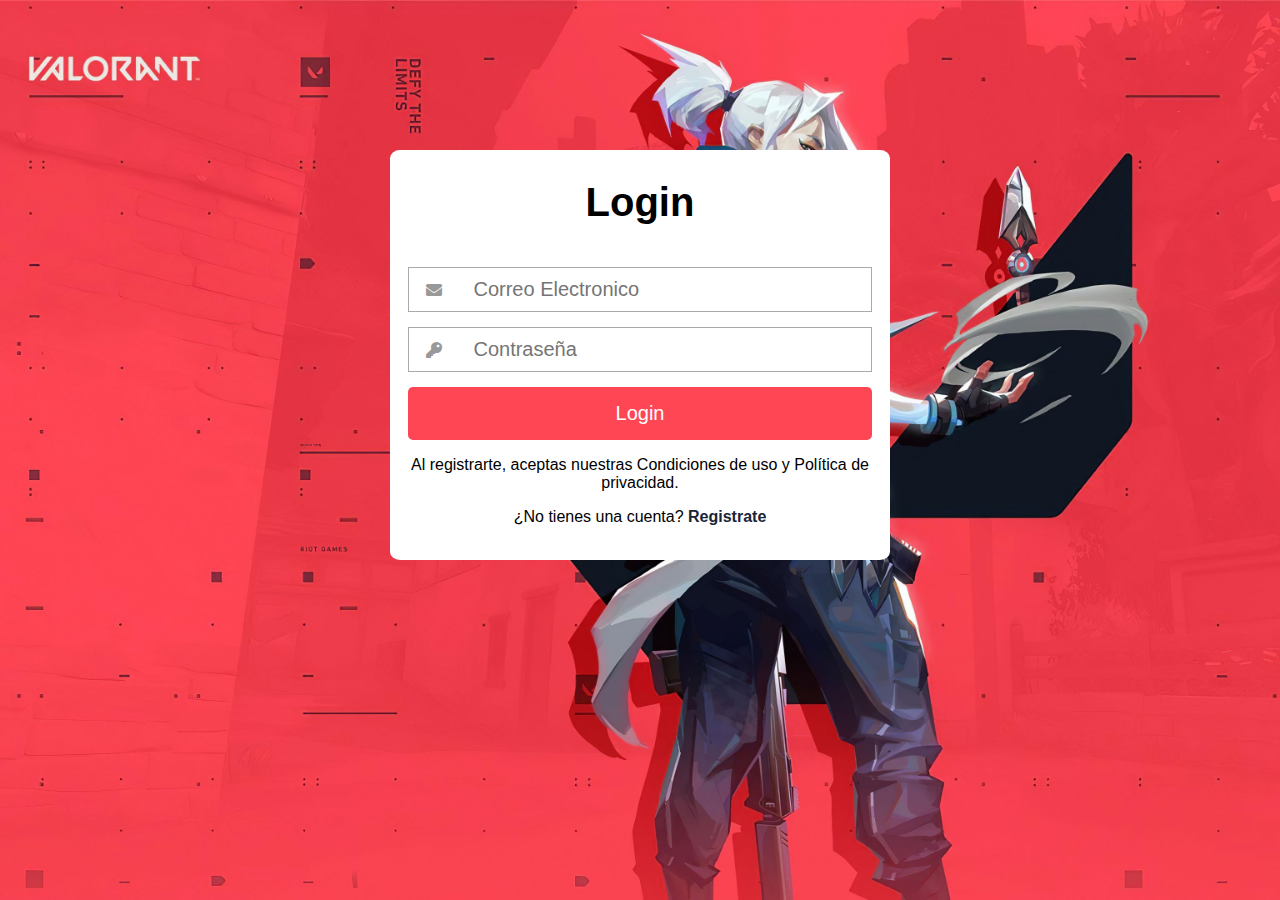
<file: loginvista.html>
<!DOCTYPE html>
<html lang="es">
<head>
	<meta charset="UTF-8">
	<title></title> 
	<meta name="viewport" content="width=device-width, user-scalable=yes, initial-scale=1.0, maximum-scale=3.0, minimum-scale=1.0">
 <link rel="stylesheet" href="https://use.fontawesome.com/releases/v5.6.3/css/all.css" >
	<link rel="stylesheet" href="./css/estilos.css">
<link rel="shortcut icon " type="image/x-icon" href="valorant.png">
	

</head>  
<body>
    <form class="formulario">
    
    <h1>Login</h1>
     <div class="contenedor">
     
     
         
         <div class="input-contenedor">
         <i class="fas fa-envelope icon"></i>
         <input type="text" placeholder="Correo Electronico">
         
         </div>
         
         <div class="input-contenedor">
        <i class="fas fa-key icon"></i>
         <input type="password" placeholder="Contraseña">
         
         </div>
         <input type="submit" value="Login"  class="button">
         <p>Al registrarte, aceptas nuestras Condiciones de uso y Política de privacidad.</p>
         <p>¿No tienes una cuenta? <a class="link" href="registravista.html">Registrate </a></p>

         
        </div>
    </form>
    
</body>
</html>
</file>
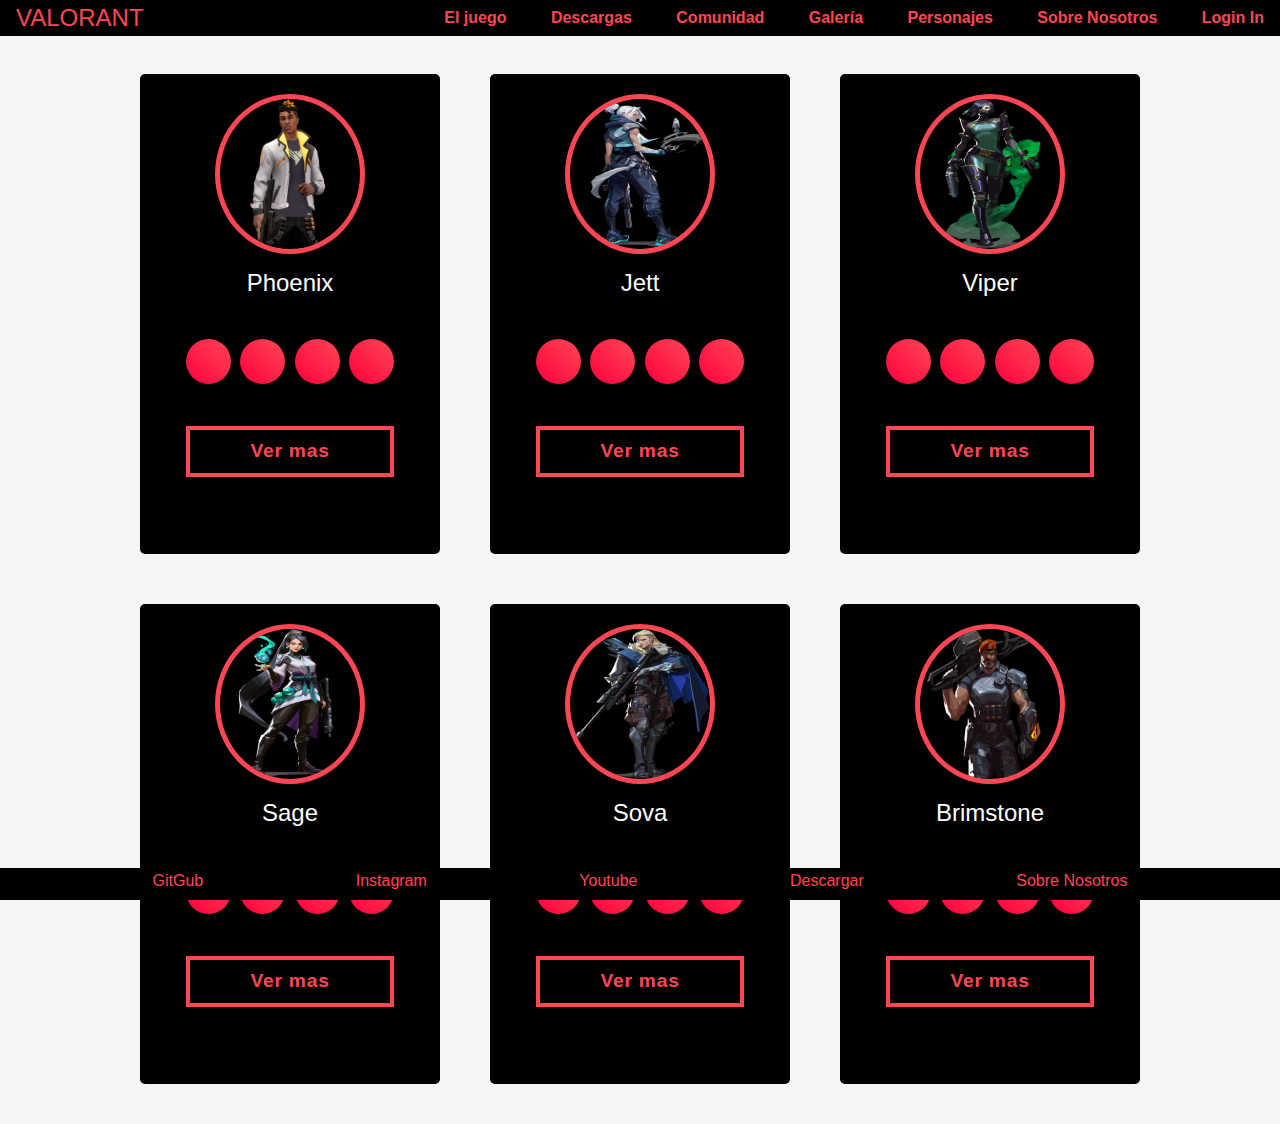
<file: personajes.html>
<!DOCTYPE html>
<html lang="es">
    <head>
        <meta charset="utf-8" />
        <title>Valorant</title>
      
        <link rel="shortcut icon " type="image/x-icon" href="valorant.png">

     <link rel="stylesheet" href="./css/personajes.css" />
    <link rel="stylesheet" href="./css/reset.css" />
    <link rel="stylesheet" href="./css/variables.css" />
    <link rel="stylesheet" href="./css/styles.css" />
    <link rel="stylesheet" href="./css/navbar.css" />
    <link rel="stylesheet" href="./css/header.css" />
    <link rel="stylesheet" href="./css/descargas.css" />
    <link rel="stylesheet" href="./css/forms.css" />
    <link rel="stylesheet" href="./css/gallery.css" />
    <link rel="stylesheet" href="./css/footer.css" />
    <link rel="stylesheet" href="./css/dark-coders.css" />


    </head>
    <body>
      <nav class="navbar">
      <div class="logo" onclick="location.href='index.html';" style="font-size: 36PX,"><span>VALORANT</span></div>

      <input type="checkbox" id="burger-checkbox" />
      <label for="burger-checkbox" class="burger-label"></label>

      <ul class="navbar-list">
        <li class="navbar-item"><a href="#el-juego">El juego</a></li>
        <li class="navbar-item"><a href="#descargas">Descargas</a></li>
        <li class="navbar-item"><a href="#comunidad">Comunidad</a></li>
        <li class="navbar-item"><a href="#galeria">Galería</a></li>
        <li class="navbar-item"><a href="personajes.html">Personajes</a></li>
        <li class="navbar-item"><a href="Sobre-Nosotros.html">Sobre Nosotros</a></li>
        <li class="navbar-item"><a href="loginvista.html">Login In</a></li>
      </ul>
    </nav>
    

<br><br><br>
    <div class="container">
      <div class="card">
        <img src="./img/characters/Phoenix.png" alt="Person" class="card__image">
        <p class="card__name">Phoenix</p>
        <div class="grid-container">
    
    
        </div>
        <ul class="social-icons">
          <li><a href="coming-soon.html"><i class="fa fa-instagram"></i></a></li>
          <li><a href="coming-soon.html"><i class="fa fa-twitter"></i></a></li>
          <li><a href="coming-soon.html"><i class="fa fa-linkedin"></i></a></li>
          <li><a href="coming-soon.html"><i class="fa fa-codepen"></i></a></li>
        </ul>
        <button class="btn draw-border" onclick="location.href='404.html';">Ver mas</button>
      </div>

      <div class="card">
        <img src="./img/characters/jett.png" alt="Person" class="card__image">
        <p class="card__name" >Jett </p>
        <div class="grid-container">
    
    
    
        </div>
        <ul class="social-icons">
          <li><a href="coming-soon.html"><i class="fa fa-instagram"></i></a></li>
          <li><a href="coming-soon.html"><i class="fa fa-twitter"></i></a></li>
          <li><a href="coming-soon.html"><i class="fa fa-linkedin"></i></a></li>
          <li><a href="coming-soon.html"><i class="fa fa-codepen"></i></a></li>
        </ul>
        <button class="btn draw-border" onclick="location.href='404.html';">Ver mas</button>
      </div>
      <div class="card">

        <img src="./img/characters/Viper.png" alt="Person" class="card__image">
        <p class="card__name">Viper</p>
        <div class="grid-container">
    
    
        </div>
        <ul class="social-icons">
          <li><a href="coming-soon.html"><i class="fa fa-instagram"></i></a></li>
          <li><a href="coming-soon.html"><i class="fa fa-twitter"></i></a></li>
          <li><a href="coming-soon.html"><i class="fa fa-linkedin"></i></a></li>
          <li><a href="coming-soon.html"><i class="fa fa-codepen"></i></a></li>
        </ul>
        <button class="btn draw-border" onclick="location.href='404.html';">Ver mas</button>
      </div>
      

      <div class="card">
        <img src="./img/characters/Sage.png" alt="Person" class="card__image">
        <p class="card__name">Sage </p>
        <div class="grid-container">
    
    
        </div>
        <ul class="social-icons">
          <li><a href="coming-soon.html"><i class="fa fa-instagram"></i></a></li>
          <li><a href="coming-soon.html"><i class="fa fa-twitter"></i></a></li>
          <li><a href="coming-soon.html"><i class="fa fa-linkedin"></i></a></li>
          <li><a href="coming-soon.html"><i class="fa fa-codepen"></i></a></li>
        </ul>
        <button class="btn draw-border"  onclick="location.href='404.html';">Ver mas</button>
      </div>

      <div class="card">
        <img src="./img/characters/Sova.png" alt="Person" class="card__image">
        <p class="card__name">Sova  </p>
        <div class="grid-container" >
    
    
    
        </div>
        <ul class="social-icons">
          <li><a href="coming-soon.html"><i class="fa fa-instagram"></i></a></li>
          <li><a href="coming-soon.html"><i class="fa fa-twitter"></i></a></li>
          <li><a href="coming-soon.html"><i class="fa fa-linkedin"></i></a></li>
          <li><a href="coming-soon.html"><i class="fa fa-codepen"></i></a></li>
        </ul>
        <button class="btn draw-border" onclick="location.href='404.html';">Ver mas</button>
      </div>
      <div class="card">

        <img src="./img/characters/Brimstone.png" alt="Person" class="card__image">
        <p class="card__name">Brimstone </p>
        <div class="grid-container">
    
    
        </div>
        <ul class="social-icons">
          <li><a href="coming-soon.html"><i class="fa fa-instagram"></i></a></li>
          <li><a href="coming-soon.html"><i class="fa fa-twitter"></i></a></li>
          <li><a href="coming-soon.html"><i class="fa fa-linkedin"></i></a></li>
          <li><a href="coming-soon.html"><i class="fa fa-codepen"></i></a></li>
        </ul>
        <button class="btn draw-border" onclick="location.href='404.html';">Ver mas</button>
      </div>
    </div>
<br><br><br><br><br>
    
      <footer class="footer">
        <aside class="enlaces">
          <p>Enlaces de interés:</p>
        </aside>
        <aside class="social">
          <ul class="redes-sociales">
            <li><a  onclick="location.href='https://github.com/Xavier2414/ProyectoFinal';">GitGub</a></li>
            <li><a  onclick="location.href='https://www.instagram.com/';">Instagram</a></li>
            <li><a onclick="location.href='https://www.youtube.com/';">Youtube</a></li>
            <li><a href="coming-soon.html">Descargar</a></li>
            <li><a href="Sobre-Nosotros.html">Sobre Nosotros</a></li>
          </ul>
        </aside>
      </footer>
      
    </body>
</html>
</file>
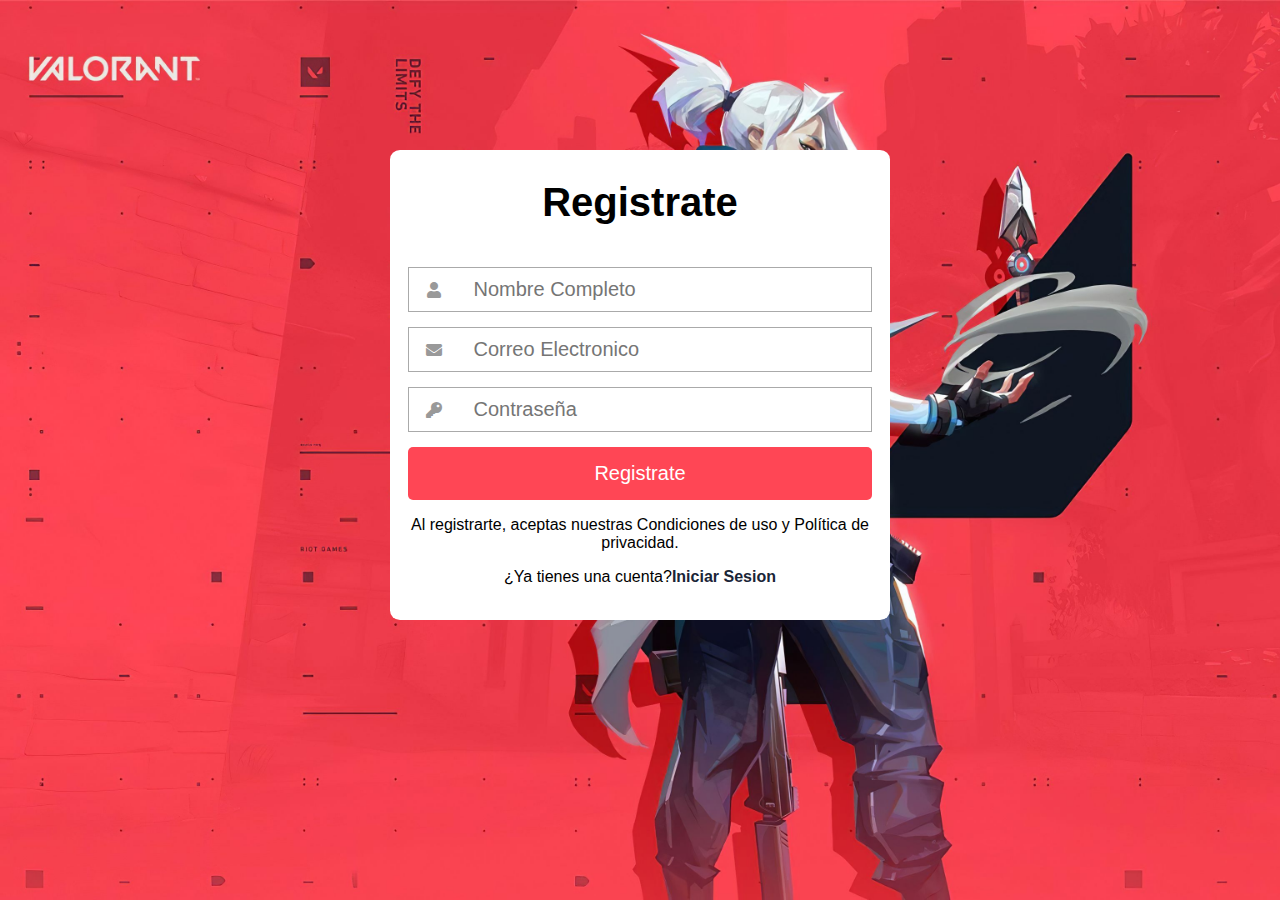
<file: registravista.html>
<!DOCTYPE html>
<html lang="es">
<head>
	<meta charset="UTF-8">
	<title></title> 
	<meta name="viewport" content="width=device-width, user-scalable=yes, initial-scale=1.0, maximum-scale=3.0, minimum-scale=1.0">
 <link rel="stylesheet" href="https://use.fontawesome.com/releases/v5.6.3/css/all.css" >
	<link rel="stylesheet" href="./css/estilos.css">

	<link rel="shortcut icon " type="image/x-icon" href="valorant.png">

</head>  
<body>
 <form class="formulario">
    
    <h1>Registrate</h1>
     <div class="contenedor">
     
     <div class="input-contenedor">
         <i class="fas fa-user icon"></i>
         <input type="text" placeholder="Nombre Completo">
         
         </div>
         
         <div class="input-contenedor">
         <i class="fas fa-envelope icon"></i>
         <input type="text" placeholder="Correo Electronico">
         
         </div>
         
         <div class="input-contenedor">
        <i class="fas fa-key icon"></i>
         <input type="password" placeholder="Contraseña">
         
         </div>
         <input type="submit" value="Registrate" class="button">
         <p>Al registrarte, aceptas nuestras Condiciones de uso y Política de privacidad.</p>
         <p>¿Ya tienes una cuenta?<a class="link" href="loginvista.html">Iniciar Sesion</a></p>

         
     </div>
    </form>
    
</body>
</html>
</file>
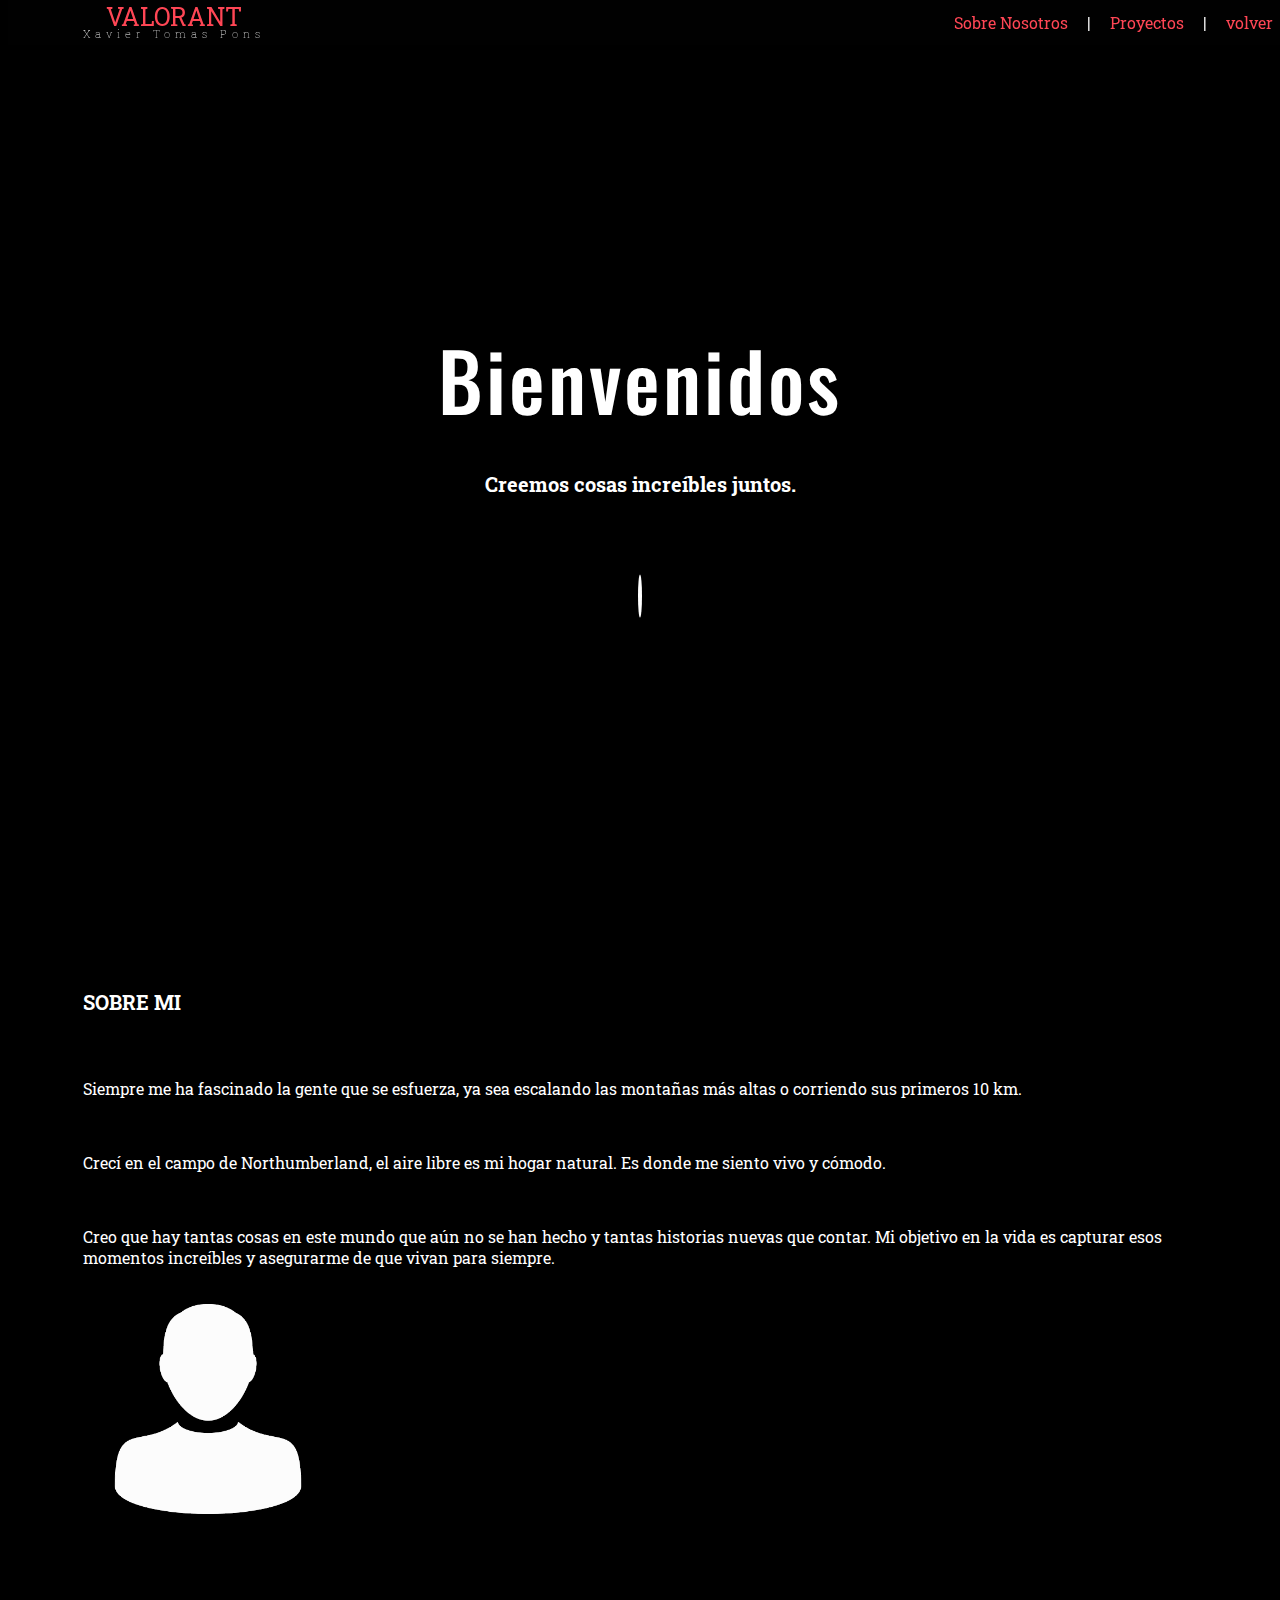
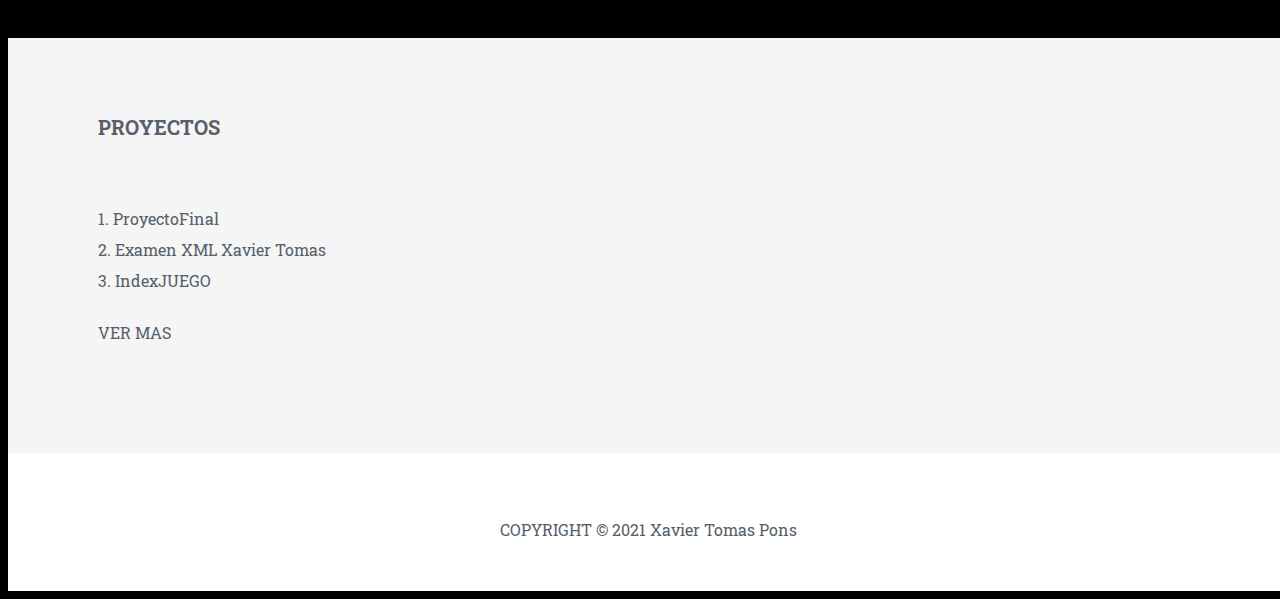
<file: Sobre-Nosotros.html>
<!DOCTYPE html>
<html lang="es">
    <head>
        <meta charset="utf-8" />
        <title>Valorant</title>
      
    <link rel="shortcut icon " type="image/x-icon" href="valorant.png">

    <link rel="stylesheet" href="./css/Sobre-Nosotros.css" />
    
    </head>
    <body>
        <body>


  <div id="wrapper1" class="container-fluid">
    <nav class="navigation">
      <div class="left">
        <div class="logo" onclick="location.href='index.html';">VALORANT</div>
        <div class="sublogo">Xavier Tomas Pons</div>
      </div>

      <div class="right">
        <ul>
          <li><a href="#aboutme">Sobre Nosotros</a></li>
          <li><a href="#portfolio">Proyectos</a></li>
          <li><a href="index.html">volver</a></li>
        </ul>
      </div>
    </nav>


    <div id="header" class="container-fluid">
      <div id="welcome">
        <h1>Bienvenidos</h1>
        <h4 style="padding-bottom: 50px">Creemos cosas increíbles juntos.</h4>
        <a href="#aboutme" class="btn btn-circle">
          <i class="fa fa-angle-double-down"></i>
        </a>
      </div>
    </div>
  </div>
 

  <div id="aboutme" class="container-fluid">
    <div class="row" style="padding-top: 50px">
      <div class="col-md-8">
        <h4>SOBRE MI</h4><br>
        <p>Siempre me ha fascinado la gente que se esfuerza, ya sea escalando las montañas más altas o corriendo sus primeros 10 km.</p><br>

        <p>Crecí en el campo de Northumberland, el aire libre es mi hogar natural. Es donde me siento vivo y cómodo.</p><br>

        <p>Creo que hay tantas cosas en este mundo que aún no se han hecho y tantas historias nuevas que contar. Mi objetivo en la vida es capturar esos momentos increíbles y asegurarme de que vivan para siempre. </p>
      </div>
      <div class="col-md-4 text-center">
        <img src="./img/user.png" class="img-round"></img>
      </div>
    </div>
  </div>



  <div id="portfolio" class="container-fluid">
    <h4>PROYECTOS</h4><br><br>
    <div class="row">
      <div class="col-md-6" style="margin-bottom: 10px">
       <a  onclick="location.href='https://github.com/Xavier2414/ProyectoFinal';">  1. ProyectoFinal</a>
      </div>
      <div class="col-md-6" style="margin-bottom: 10px">
        <a  onclick="location.href='https://github.com/Xavier2414/Examen_XML_Xavier_Tomas';">  2. Examen XML Xavier Tomas</a>
      </div>
    </div>
    <div class="row">
      <div class="col-md-6" style="margin-bottom: 10px">
        <a  onclick="location.href='https://github.com/Xavier2414/IndexJUEGO';">  3. IndexJUEGO</a>
      </div>
        <br>    
      <div class="col-md-6" style="margin-bottom: 10px">
        <a  onclick="location.href='https://github.com/Xavier2414';">VER MAS</a>
      </div>
    </div>
  </div>

  
  <div id="footer" class="container-fluid">
   
    <p>COPYRIGHT © 2021 Xavier Tomas Pons</p>

  </div>

 
</body>
      </footer>
    </body>
    <script src="./js/SN.js"></script>
</html>
</file>
<file: css/estilos.css>
body {
    font-family: Arial, Helvetica, sans-serif;
    margin: 0;
   background: url("../img/loginreg.jpg");
    background-size: cover;
    background-attachment: fixed;
}
* {
    box-sizing: border-box;
}
.contenedor{
    width: 100%;
    padding: 15px;
}
.formulario{
    background: #fff;
    margin-top: 150px;
    padding: 3px;
}
h1{
    text-align: center;
    font-size: 40px;
}
input[type="text"],
input[type="password"]{
    font-size: 20px;
    width: 82%;
    padding: 10px;
    border: none;
}
.input-contenedor{
    margin-bottom: 15px;
    border: 1px solid #aaa;
}
.icon{
    min-width: 50px;
    text-align: center;
    color: #999;
}
.button{
    border: none;
    width: 100%;
    color: white;
    font-size: 20px;
    background:  #FF4655;
    padding: 15px 20px;
    border-radius: 5px;
    cursor: pointer;
}
.button:hover{
    background: #000033;
}
p{
    text-align: center;
}
.link{
    text-decoration: none;
      color: #1a2537;
    font-weight: 600;
}
.link:hover{
     color: #d65a31;
}
@media(min-width:768px)
{
    .formulario{
        margin: auto;
        width: 500px;
        margin-top: 150px;
        border-radius: 2%;
    }
}
</file>
<file: css/personajes.css>
@import url("https://fonts.googleapis.com/css2?family=Baloo+Paaji+2:wght@400;500&display=swap");

.container {
  display: grid;
  grid-template-columns: 300px 300px 300px;
  grid-gap: 50px;
  justify-content: center;
  align-items: center;
  height: 100vh;
  background-color: #f5f5f5;
  font-family: 'Baloo Paaji 2', cursive;
}

.card {
  position: relative;
  top: 20px;
  background-color: black;
  height: 30rem;
  border-radius: 5px;
  display: flex;
  flex-direction: column;
  align-items: center;
  box-shadow: rgba(0, 0, 0, 0.7);
  color: white;
}

.card__name {
  margin-top: 15px;
  font-size: 1.5em;
}

.card__image {
  height: 160px;
  width: 150px;
  border-radius: 50%;
  border: 5px solid #FF4655;
  margin-top: 20px;
  box-shadow: #FF4655;
}


.draw-border {
  box-shadow: inset 0 0 0 4px #FF4655;
  color: #FF4655;
  -webkit-transition: color 0.25s 0.0833333333s;
  transition: color 0.25s 0.0833333333s;
  position: relative;
}

.draw-border::before,
.draw-border::after {
  border: 0 solid transparent;
  box-sizing: border-box;
  content: '';
  pointer-events: none;
  position: absolute;
  width: 0rem;
  height: 0;
  bottom: 0;
  right: 0;
}

.draw-border::before {
  border-bottom-width: 4px;
  border-left-width: 4px;
}

.draw-border::after {
  border-top-width: 4px;
  border-right-width: 4px;
}

.draw-border:hover {
  color: #ffe593;
}

.draw-border:hover::before,
.draw-border:hover::after {
  border-color: #eb196e;
  -webkit-transition: border-color 0s, width 0.25s, height 0.25s;
  transition: border-color 0s, width 0.25s, height 0.25s;
  width: 100%;
  height: 100%;
}

.draw-border:hover::before {
  -webkit-transition-delay: 0s, 0s, 0.25s;
  transition-delay: 0s, 0s, 0.25s;
}

.draw-border:hover::after {
  -webkit-transition-delay: 0s, 0.25s, 0s;
  transition-delay: 0s, 0.25s, 0s;
}

.btn {
  background: none;
  border: none;
  cursor: pointer;
  line-height: 1.5;
  font: 700 1.2rem 'Roboto Slab', sans-serif;
  padding: 0.75em 2em;
  letter-spacing: 0.05rem;
  margin: 1em;
  width: 13rem;
}

.btn:focus {
  outline: 2px dotted #55d7dc;
}


.social-icons {
  padding: 0;
  list-style: none;
  margin: 1em;
}

.social-icons li {
  display: inline-block;
  margin: 0.15em;
  position: relative;
  font-size: 1em;
}

.social-icons i {
  color: #fff;
  position: absolute;
  top: 0.95em;
  left: 0.96em;
  transition: all 265ms ease-out;
}

.social-icons a {
  display: inline-block;
}

.social-icons a:before {
  transform: scale(1);
  -ms-transform: scale(1);
  -webkit-transform: scale(1);
  content: " ";
  width: 45px;
  height: 45px;
  border-radius: 100%;
  display: block;
  background: linear-gradient(45deg, #ff003c, #FF4655);
  transition: all 265ms ease-out;
}

.social-icons a:hover:before {
  transform: scale(0);
  transition: all 260ms ease-in;
}

.social-icons a:hover i {
  transform: scale(2.2);
  -ms-transform: scale(2.2);
  -webkit-transform: scale(2.2);
  color: #ff003c;
  background: -webkit-linear-gradient(45deg, #ff003c, #FF4655);
  -webkit-background-clip: text;
  -webkit-text-fill-color: transparent;
  transition: all 265ms ease-in;
}

.grid-container {
  display: grid;
  grid-template-columns: 1fr 1fr;
  grid-gap: 20px;
  font-size: 1.2em;
}
</file>
<file: css/variables.css>
:root {
  --font-size: 16px;
  --primary-color: #FF4655;
  --dark-color: black;
  --light-color: #0f1923;

  --md-break: 480px;
  --lg-break: 1024px;

  --content-max-width: 800px;
}
</file>
<file: css/styles.css>
* {
  font-family: 'Cairo', Arial, Helvetica, sans-serif;
  /* Aunque estos dos valores son la configuración
     por defecto los incluimos porque son la base de
     todos los cálculos. */
  font-size: var(--font-size);
}

html {
  scroll-behavior: smooth;
}

body {
  background-color: whitesmoke;
  color: var(--light-color);
}

a {
  color: var(--primary-color);
  text-decoration: none;
}

h1, h2, h3, h4, h5, h6, b {
  font-family: 'Monda', Arial, Helvetica, sans-serif;
  font-weight: 700;
}

h1 {
  font-size: 2rem;
  padding-top: 3rem;
  border-bottom: solid 1px var(--primary-color);
}


h2 {
  margin:0;
  text-align: center;
  font-size: 3rem;
  padding-top: 5rem;
  
}
.logo, .logo span {
  font-family: 'Gugi', Impact, Haettenschweiler, 'Arial Narrow Bold', sans-serif;
  text-transform: uppercase;
}

.logo span {
  color: var(--primary-color);
  font-size: inherit;
}

.container {
  padding: 0 1rem;
}

.xl {
  font-size: 1.5rem;
}

/* Imágenes y vídeos responsive */
img, video {
  max-width: 100%;
}

@media(min-width: 480px) {
  .container {
    max-width: var(--content-max-width);
    margin: 0 auto;
    t
  }
}
</file>
<file: css/navbar.css>
.navbar {
  position: fixed;
  top: 0;
  left: 0;
  right: 0;
  width: 80%;
  max-width: 200px;
  background-color: var(--dark-color);
  z-index: 99;
  box-shadow: black;
}

.navbar > .logo {
  /* display: none; */
  position: fixed;
  top: 0;
  left: 0;
  width: 100%;
  text-align: center;
  height: 36px;
  background-color: var(--dark-color);
  font-size: 26px;
  line-height: 36px;
}

#burger-checkbox {
  /* siempre oculto */
  z-index: 3;
  position: absolute;
  top: 0;
  left: 0;
  width: 30px;
  height: 30px;
  opacity: 0;
}

#burger-checkbox:checked ~ .navbar-list {
  /* permite abrir y cerrar el menú */
  display: inherit;
}

.burger-label {
  position: absolute;
  top: 0;
  left: 0;
  width: 36px;
  height: 36 px;
  font-size: 28px;
  cursor: pointer;
}

.burger-label:before {
  content: "";
  position: absolute;
  background: var(--light-color);
  width: 26px;
  height: 4px;
  left: 6px;
  top: 8px;
  box-shadow:
    0 8px 0 0 var(--light-color),
    0 16px 0 0 var(--light-color);
  cursor: pointer;
} 


.navbar-list {
  list-style: none;
  text-align: center;
  padding: 0;
  margin: 0;
  padding-top: 36px;
  height: 100vh;

  /* para el burger menu */
  /* primero estará oculta */
  display: none;
}

.navbar-list .navbar-item {
  display: inline-block;
  margin: 0 .25rem;
  padding: 0;
  width: 100%;
}

.navbar-list .navbar-item a {
  display: block;
  padding: 1rem;
}

.navbar-list .navbar-item a:hover {
  background-color: var(--primary-color);
  color: var(--light-color);
}

.navbar-list .navbar-item:first-child {
  margin-left: 0;
}

.navbar-list .navbar-item:last-child {
    margin-right: 0;
}

@media(min-width: 780px) {
  .navbar {
    width: auto;
    max-width: none;
    height: 36px;
    box-shadow: none;
  }
  .navbar > .logo {
    display: block;
    float: left;
    font-size: 1.5rem;
    line-height: 36px;
    width: auto;
    margin-left: 1rem;
  }

  .navbar > .navbar-list {
    display: block;
    float: right;
    height: 36px;
    padding: 0;
  }

  .navbar-list .navbar-item {
    width: auto;
  }

  .navbar-list .navbar-item a {
    padding: 0 1rem;
    font-weight: 700;
    line-height: 36px;
  }

  /* El menú es diferente para pantallas grandes */
  .burger-label, #burger-checkbox {
    display: none;
  }
}
</file>
<file: css/header.css>
.header {
  background: url("../img/inicio.jpg") bottom center;
  background-size: cover;
  height: 100vh;

  /*
    También podemos forzar el alto
    fijando mínimo y máximo
  */
  /*
  max-height: 100vh;
  min-height: 100vh;
  */

  /*
    Para que el contenido no esté tapado
    por la barra de navegación, este
    padding debe ser, como mínimo, el
    mismo que el alto de la barra de
    navegación.
  */
  position: relative;
  z-index: 30;
}

.header-overlay {
  position: absolute;
  top: 10;
  bottom: 0;
  left: 0;
  right: 0;
  background-color: black;
  background: url("../img/simple-pattern-overlay.png") top left repeat;
  opacity: 0.5;
  z-index: 31;
}

.header-content {
  position: absolute;
  z-index: 32;
  padding: 2rem;
}

.header-content > h1 {
  text-align: center;
  margin: 0;
  padding: 0 0 1.25rem 0;
}

.header-content .logo,
.header-content .logo span {
  font-size: 2rem;
}

.header-content .tagline {
  margin: 1rem 1rem 1rem 0;
  text-align: center;
  font-size: 1.5rem;
}



@media all and (orientation: landscape) and (max-height: 479px) {
  .header-content .promo-text {
    margin-top: 0;
  }
}

@media all and (min-width: 480px) {
  .header-content {
    left: 50%;
    transform: translateX(-50%);
    width: 80%;
    min-width: 480px;
  }
}
.header-content p{
  margin: 60% -2rem 0 -2rem;
  padding: 2rem 2rem;
  text-align: center;
  text-shadow: black 2px 2px 2px;
}
</file>
<file: css/descargas.css>
.platforms {
  list-style: none;
  padding: 0;
  display: flex;
  flex-wrap: wrap;
  align-items: center;
  justify-content: space-evenly;
}

.platforms > li {
  max-width: calc(48% - 5px);
  margin: 5px;
  text-align: center;
}

.platforms > li:last-child {
  justify-self: center;
}
</file>
<file: css/forms.css>
label {
  display: block;
}

input[type="text"],
input[type="email"] {
  display: block;
  background-color: var(--dark-color);
  border: 0;
  border-bottom: solid 1px var(--light-color);
  width: 100%;
  font-size: 1.25rem;
  color: var(--light-color);
  padding: .25rem;
}

input[type="text"]:focus,
input[type="email"]:focus {
  outline: none;
  border: 0;
  border-bottom: solid 2px var(--primary-color);
  background-color: var(--light-color);
  color: var(--dark-color);
}

input + label {
  display: inline-block;
}

textarea {
  width: 100%;
  padding: .25rem;
  font-size: 1.25rem;
  background-color: var(--dark-color);
  color: var(--light-color);
  outline: none;
  border: 0;
  border-left: solid 1px var(--light-color);
  border-top: solid 1px var(--light-color);
}

textarea:focus {
  color: var(--dark-color);
  background-color: var(--light-color);
  border-left: solid 5px var(--primary-color);
  border-top: solid 1px var(--primary-color);
}

button,
input[type="button"],
input[type="submit"],
input[type="reset"] {
  font-size: 1.25rem;
  padding: .5rem 2rem;
  border: solid 1px #a62a01;
  background-color: var(--primary-color);
  color: white;
  
}

/* Personalización del checkbox */
.checkbox {
  position: relative;
  padding: 1rem 0;
}

.checkbox input[type="checkbox"] {
  /* Ocultamos el checkbox original */
  opacity: 0;
  position: absolute;
  top: 0;
  left: 0;
}

.checkbox label::before {
  /* Creamos el recuadro exterior del checkbox */
  content: "";
  display: inline-block;
  height: var(--font-size);
  width: var(--font-size);
  border: 1px solid gray;
  
  /* Situamos el recuadro, es necesario
     que el label tenga posicionamiento */
  position: absolute;
  top: 0;
  left: 0;
}

.checkbox label::after {
  /* Creamos la marca */
  content: "";
  display: inline-block;
  height: 6px;
  width: 9px;
  border-left: 2px solid var(--primary-color);
  border-bottom: 2px solid var(--primary-color);
  transform: rotate(-45deg);
  
  /* Situamos encima del recuadro */
  position: absolute;
  left: 4px;
  top: 3px;
}

.checkbox label {
  /* Para posicionar correctamente
     de forma absoluta el recuadro 
     y la marca */
  position: relative;
  
  /* Dejamos espacio para la casilla
     16px de la casilla y 6px de margen
     entre el checkbox y la etiqueta */
  padding-left: 22px;
}

/* Esto añade interactividad */

/* Por defecto mantenemos la marca oculta (desmarcado) */
.checkbox input[type="checkbox"] + label::after {
    content: none;
}

/* Cuando el checkbox original esté marcado
   activamos nuestra propia marca */
.checkbox input[type="checkbox"]:checked + label::after {
    content: "";
}

/* Por último, agregamos el efecto "focus" */
.checkbox input[type="checkbox"]:focus + label::before {
    outline: rgb(59, 153, 252) auto 5px;
}
</file>
<file: css/gallery.css>
.gallery-grid .gallery-item img {
 
  width: 100%;
  height: 100%;
  object-fit: cover;
  transition: all .2s ease-in-out;
}

.gallery-item:hover img {
  filter: none;
}

.gallery-item {
  position: relative;
}

.gallery-item .gallery-overlay {
  position: absolute;
  bottom: 0;
  left: 0;
  right: 0;
  background-color: rgba(0, 0, 0, .65);
  z-index: 30;
  opacity: 0;
  display: flex;
  justify-content: center;
  align-items: center;
  height: 0;
  transition: all .2s ease;
}

.gallery-item:hover .gallery-overlay {
  opacity: 1;
  height: 30%;
}

.gallery-overlay .content {
  font-size: 1.1rem;
}

@media(min-width: 480px) {
  .gallery-grid {
    display: grid;
    grid-template-columns: repeat(2, 1fr);
    gap: 10px;
  }
}

@media all and (orientation: landscape) and (max-height: 479px) {
  .gallery-grid {
    display: grid;
    grid-template-columns: repeat(3, 1fr);
    gap: 10px;
  }
}

@media(min-width: 900px) {
  .gallery-grid {
    grid-template-columns: repeat(4, 1fr);
  }

  .gallery-grid .gallery-item:first-child {
    grid-column-end: span 2;
    grid-row-end: span 2;
  }
}
</file>
<file: css/footer.css>
.footer {
  background-color: black;
  display: flex;
  flex-direction: column-reverse;

  /* Lo fijamos en el fondo de la página */
  position: sticky; 
  bottom: 0;
  padding-bottom: .35rem; /* Un poco de aire */
  margin-top: 3rem;
}

.lista-enlaces,
.redes-sociales {
  list-style: none;
  padding: 0;
  display: flex;
  justify-content: space-evenly;
  margin: .25rem 0;
}

.enlaces p {
  display: none;
}
</file>
<file: css/dark-coders.css>
.coders-grid {
  padding: 10px;
}
.coders-card {
  width: 100%;
  border: solid 1px #FF4655;
  box-shadow: #FF4655 ;
  margin: .5rem 0;
  background-color: #FF4655;
  padding: 5px;
}

.coders-card .card-title {
  margin: 0;
  border: 0;
  font-size: 1.25rem;
  text-align: center;
  text-shadow: white;
}

.card-content img {
  width: 100%;
}

.card-actions {
  display: flex;
  justify-content: flex-end;
}

.card-link {
  padding: .25rem;
  margin-left: 1rem;
  color: var(--ligth-color);
  text-transform: uppercase;
}

@media all and (min-width: 480px) {
  .coders-grid {
    display: grid;
    grid-template-columns: repeat(2, 1fr);
    gap: 10px;
    overflow: hidden;
  }

  .coders-card .card-title {
    font-size: 1rem;
  }
}

@media all and (min-width: 560px) {
  .coders-grid {
    grid-template-columns: repeat(3, 1fr);
  }
}

@media all and (min-width: 768px) {
  .coders-card .card-title {
    font-size: 1.25rem;
  }
}
</file>
<file: css/Sobre-Nosotros.css>
@import url(https://fonts.googleapis.com/css?family=Roboto+Slab);

@import url(https://fonts.googleapis.com/css?family=Oswald:400,700);

html {}

body {
    font-family: Roboto Slab;
    background: black;
    color: white;
    height: 100%;
    width: 100%;
}

/* NAVBAR */
.navigation {
    position: fixed;
    top: 0px;
    width: 100%;
    height: 45px;
    text-align: center;
    padding-top: 0px;
    padding-right: 75px;
    z-index: 1;
    /* SHADOW */
    -webkit-box-shadow: 0px 0px 2px 0px #000000;
    -moz-box-shadow: 0px 0px 2px 0px #000000;
    box-shadow: 0px 0px 2px 0px #000000;
    /* TRANSPARENCY */
    background-color: rgba(1, 1, 1, 0.7);
    color: rgba(1, 1, 1, 0.7);
}

.navigation a {
    font-size: 16px;
    padding-top: 8px;
    padding-left: 15px;
    padding-right: 15px;
    color: #FF4655;
    text-decoration: none;
}

.navigation ul {
    margin-top: 12px;
}

.navigation ul li {
    list-style-type: none;
    display: inline;
}

.navigation li:before {
    content: " | ";
    color: #fff;
}

.navigation li:first-child:before {
    content: none;
}

.navigation li a:hover {
    color: #CCCCCC;
    font-weight: 600;
}

/* HEADER DIV */
#header {
    text-align: center;

}

#welcome {
    position: absolute;
    top: 50%;
    left: 50%;
    transform: translate(-50%, -50%);
}

#header a {
    font-size: 30px;
    color: #FF4655;
    -webkit-transition: all .2s ease-in-out;
    -moz-transition: all .2s ease-in-out;
    transition: all .2s ease-in-out;
}

#header a:hover {
    font-size: 50px;
}

/* SCROLL DOWN ARROW */
.fa-angle-double-down {
    vertical-align: 8%;
}

/* SECTION 1 WRAPPER */
#wrapper1 {
    font-family: Roboto Slab;
    padding: 0;
    margin: 0;
    color: white;
    position: center;
    background: url('http://joelstephenson.com/images/bg2.jpg');
    background-repeat: no-repeat;
    background-size: cover;
    height: 100vh;


}

/* ABOUT ME WRAPPER */
#aboutme {
    margin-top: 5px;
    margin-bottom: 100px;
    background: black;
    color: white;
    margin-left: 75px;
    margin-right: 75px;
}

/* PORTFOLIO DIV */
#portfolio {
    background: #f5f5f5;
    color: #55606A;
    padding-left: 90px;
    padding-right: 90px;
    padding-top: 50px;
    padding-bottom: 100px;
    margin-top: 0px;

}

/* FOOTER DIV */
#footer {
    background: #ffffff;
    color: #55606A;
    padding-top: 50px;
    padding-bottom: 35px;
    text-align: center;
}



h1 {
    font-size: 80px;
    font-family: Oswald;
    letter-spacing: 3px;
    line-height: 80px;
    font-weight: 500;
    word-wrap: break-word;
}

h2 {
    font-size: 32px;
    line-height: 36px;
}

h3 {
    font-size: 26px;
    line-height: 29px;
}

h4 {
    font-size: 20px;
    line-height: 25px;
}

h5 {
    font-size: 16px;
    line-height: 21px;
}

h6 {
    font-size: 15px;
}

.logo {
    color: #FF4655;
    padding-top: 8px;
    padding-left: 75px;
    font-size: 25px;
    line-height: 18px;
}

.logo a {
    color: #ffffff;
    padding-left: 75px;
    font-size: 25px;
    line-height: 18px;
}

.sublogo {
    color: #ffffff;
    padding-left: 75px;
    font-size: 11px;
    font-weight: 100;
    text-align: left;
    letter-spacing: 5px;
}

.left {
    float: left;
}

.right {
    float: right;
}

/* SCROLL DOWN BUTTON */
.btn-circle {
    width: 70px;
    height: 70px;
    border: 2px solid #fff;
    border-radius: 50%;
}

.btn-circle:hover {
    background: rgba(255, 255, 255, 0.1);
}

/* HEADSHOT */
.img-round {
    border-radius: 100%;
    height: 250px;
    width: 250px;
}

/* SOCIAL ICONS */
.icon-btn {
    text-align: center;
    font-size: 30px;
    letter-spacing: 30px;
    text-indent: 30px;
}

a {
    color: #55606A;
}

a:hover {
    color: black;
    -webkit-transition: all .3s ease-in-out;
    -moz-transition: all .3s ease-in-out;
    transition: all .3s ease-in-out;
}

.twitter-icn:hover {
    color: #48c4d2;
}

.facebook-icn:hover {
    color: #3b5998;
}

.instagram-icn:hover {
    color: #fb913f;
}

@media screen and (max-width: 768px) {
    h1 {
        font-size: 30px;
    }
}
</file>
